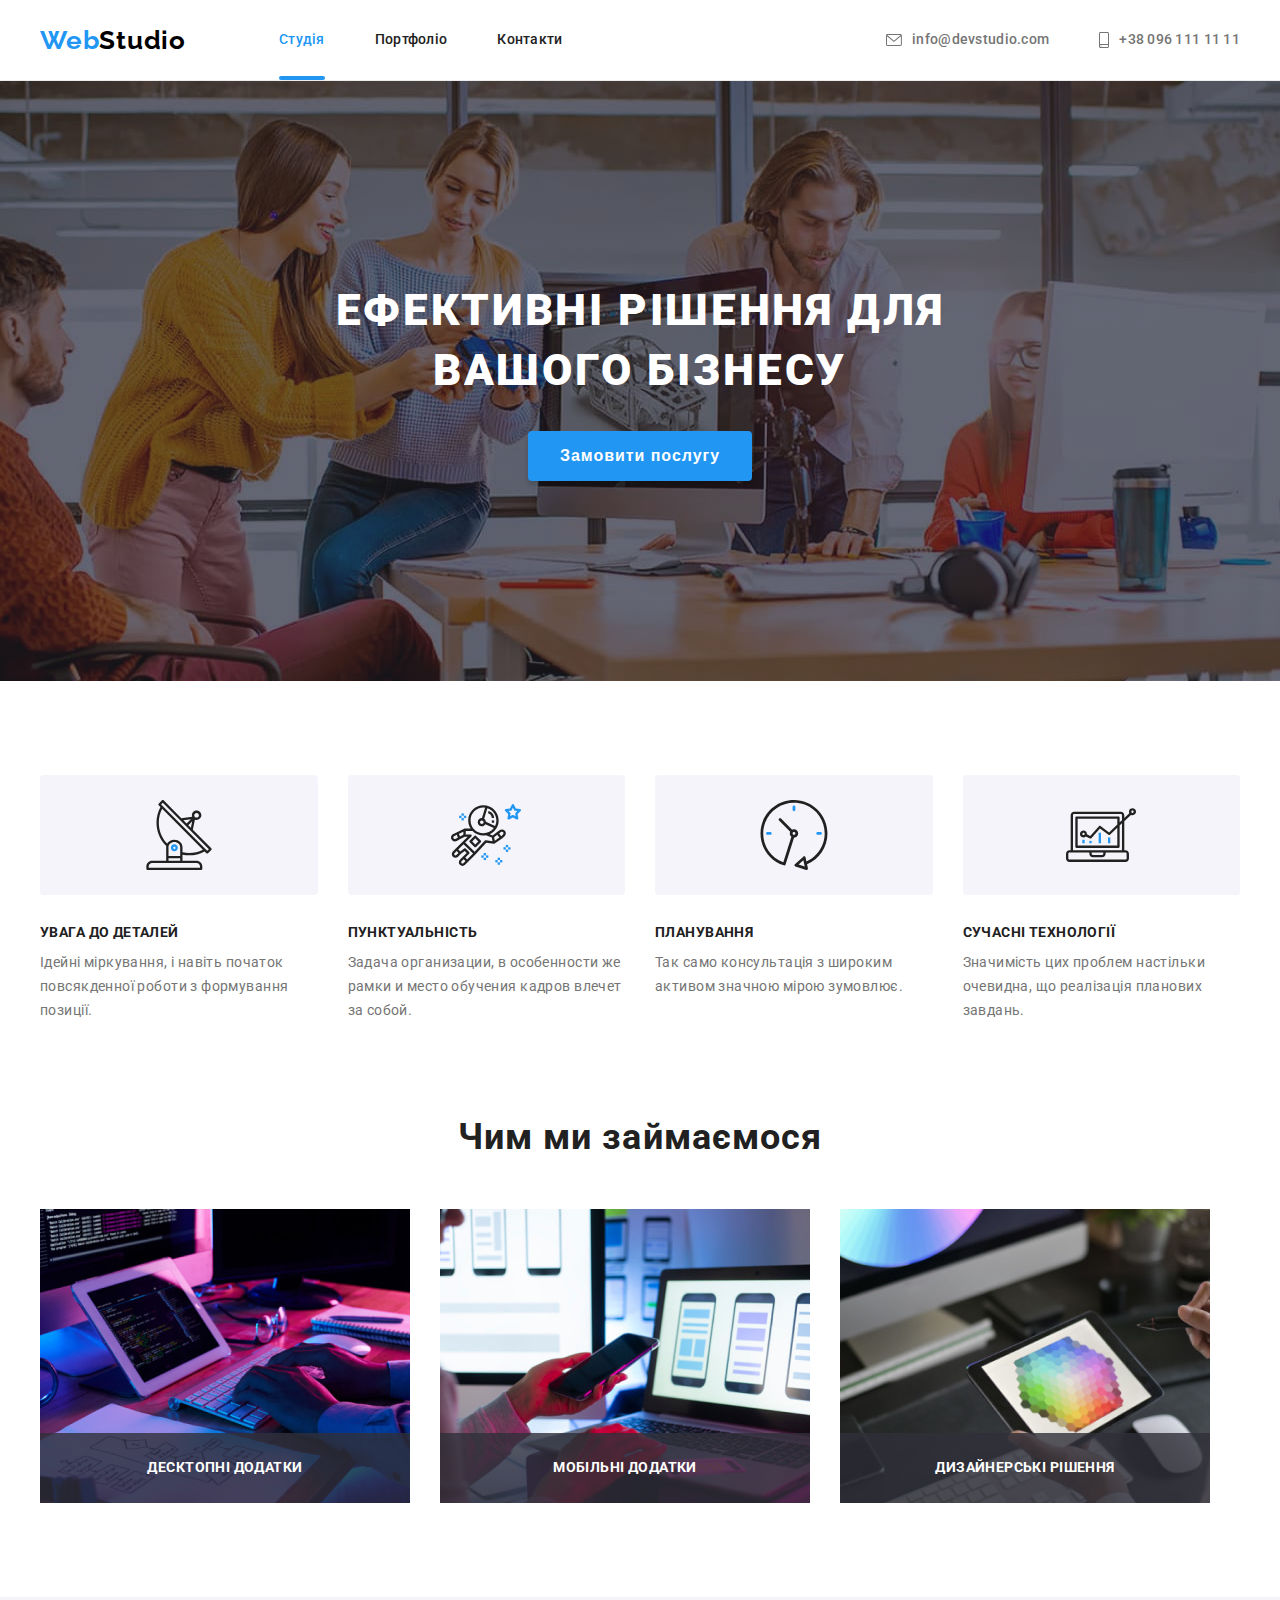
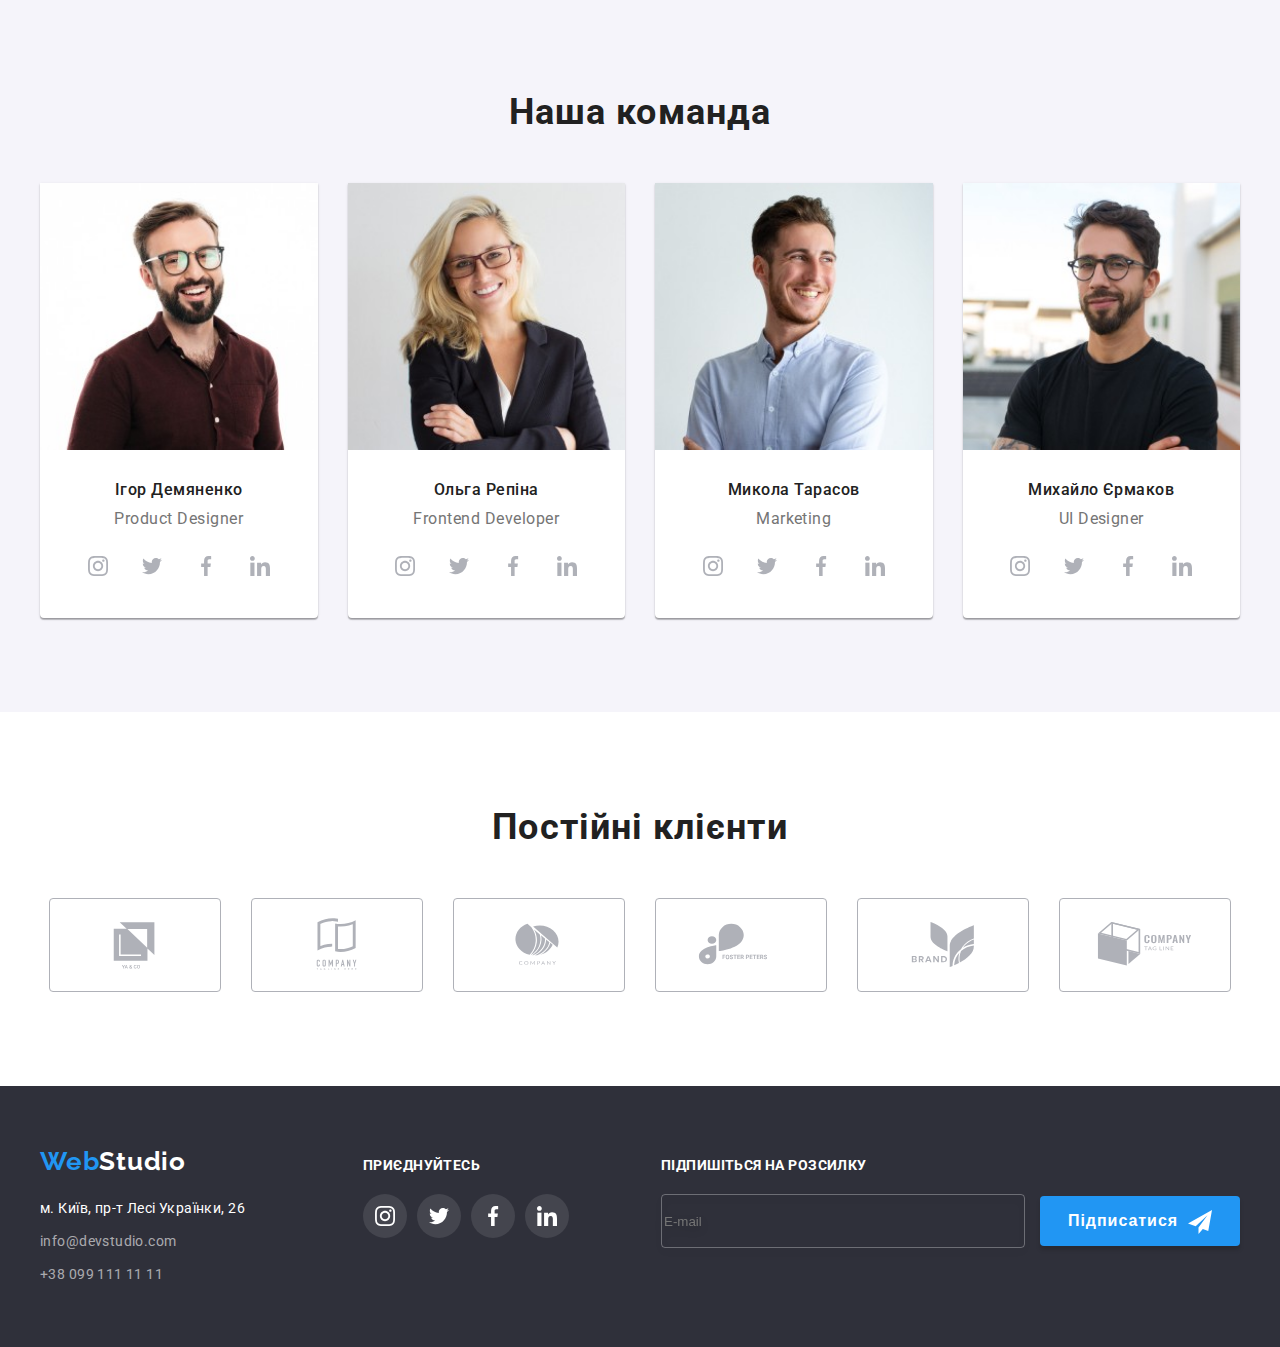
<file: index.html>
<!DOCTYPE html>
<html lang="uk">
  <head>
    <!-- Meta -->
    <meta charset="UTF-8" />
    <meta http-equiv="X-UA-Compatible" content="IE=edge" />
    <meta name="viewport" content="width=device-width, initial-scale=1.0" />

    <!-- Fonts -->
    <link rel="preconnect" href="https://fonts.googleapis.com" />
    <link rel="preconnect" href="https://fonts.gstatic.com" crossorigin />
    <link
      href="https://fonts.googleapis.com/css2?family=Raleway:wght@700&family=Roboto:wght@400;500;700;900&display=swap"
      rel="stylesheet"
    />
    <title>WebStudio</title>

    <!-- Style -->
    <link
      rel="stylesheet"
      href="https://cdnjs.cloudflare.com/ajax/libs/modern-normalize/1.1.0/modern-normalize.min.css"
      integrity="sha512-wpPYUAdjBVSE4KJnH1VR1HeZfpl1ub8YT/NKx4PuQ5NmX2tKuGu6U/JRp5y+Y8XG2tV+wKQpNHVUX03MfMFn9Q=="
      crossorigin="anonymous"
      referrerpolicy="no-referrer"
    />
    <link rel="stylesheet" href="./css/main.min.css" />
  </head>

  <body>
    <!-- Header section -->
    <header class="header">
      <!-- Logo -->
      <div class="header__conteiner conteiner">
        <a class="logo link" href="./index.html">Web<span class="logo__text">Studio</span></a>

        <button class="header__btn" type="button" data-menu-open>
          <svg class="icon" width="40" height="40">
            <use href="./images/icons.svg#menu-burger"></use>
          </svg>
        </button>

        <nav class="nav">
          <ul class="nav__list list">
            <li class="nav__item">
              <a class="nav__link nav__link--current link" href="./index.html">Студія</a>
            </li>
            <li class="nav__item">
              <a class="nav__link link" href="./portfolio.html">Портфоліо</a>
            </li>
            <li class="nav__item"><a class="nav__link link" href="#address">Контакти</a></li>
          </ul>
        </nav>

        <ul class="header__list list">
          <li class="header__item">
            <a class="header__link link" href="mailto:info@devstudio.com">
              <svg class="icon" width="16" height="12">
                <use href="./images/icons.svg#envelope"></use>
              </svg>
              info@devstudio.com</a
            >
          </li>
          <li class="header__item">
            <a class="header__link link" href="tel:+380961111111">
              <svg class="icon" width="10" height="16">
                <use href="./images/icons.svg#smartphone"></use>
              </svg>
              +38 096 111 11 11</a
            >
          </li>
        </ul>
      </div>
    </header>
    <!-- Main section -->
    <main>
      <!-- Hero section -->
      <section class="hero">
        <div class="conteiner">
          <h1 class="hero__title title">Ефективні рішення для вашого бізнесу</h1>
          <button class="hero__btn btn" type="button" data-modal-open>Замовити послугу</button>
        </div>
      </section>

      <!-- Benefits section -->
      <section class="benefits block">
        <div class="conteiner">
          <h2 class="visually-hidden">Наші переваги</h2>
          <ul class="benefits__list list">
            <li class="benefits__item">
              <div class="benefits__logo">
                <svg class="benefits__icon" width="70" height="70">
                  <use href="./images/icons.svg#antenna"></use>
                </svg>
              </div>
              <h3 class="benefits__title title">УВАГА ДО ДЕТАЛЕЙ</h3>
              <p class="benefits__text text">
                Ідейні міркування, і навіть початок повсякденної роботи з формування позиції.
              </p>
            </li>
            <li class="benefits__item">
              <div class="benefits__logo">
                <svg class="benefits__icon" width="70" height="70">
                  <use href="./images/icons.svg#astronaut"></use>
                </svg>
              </div>
              <h3 class="benefits__title title">ПУНКТУАЛЬНІСТЬ</h3>
              <p class="benefits__text text">
                Задача организации, в особенности же рамки и место обучения кадров влечет за собой.
              </p>
            </li>
            <li class="benefits__item">
              <div class="benefits__logo">
                <svg class="benefits__icon" width="70" height="70">
                  <use href="./images/icons.svg#clock"></use>
                </svg>
              </div>
              <h3 class="benefits__title title">ПЛАНУВАННЯ</h3>
              <p class="benefits__text text">
                Так само консультація з широким активом значною мірою зумовлює.
              </p>
            </li>
            <li class="benefits__item">
              <div class="benefits__logo">
                <svg class="benefits__icon" width="70" height="70">
                  <use href="./images/icons.svg#diagram"></use>
                </svg>
              </div>
              <h3 class="benefits__title title">СУЧАСНІ ТЕХНОЛОГІЇ</h3>
              <p class="benefits__text text">
                Значимість цих проблем настільки очевидна, що реалізація планових завдань.
              </p>
            </li>
          </ul>
        </div>
      </section>

      <!-- About section -->
      <section class="about block">
        <div class="about__conteiner conteiner">
          <h2 class="about__title title">Чим ми займаємося</h2>
          <ul class="about__list list">
            <li class="about__item">
              <img
                class="about__img img"
                src="./images/about/box-1.jpeg"
                alt="Пише код"
                width="370"
              />
              <div class="overlay__box">
                <p class="overlay__text text">Десктопні додатки</p>
              </div>
            </li>
            <li class="about__item">
              <img
                class="about__img img"
                src="./images/about/box-2.jpeg"
                alt="Порівнюють дизайн"
                width="370"
              />
              <div class="overlay__box">
                <p class="overlay__text text">Мобільні додатки</p>
              </div>
            </li>
            <li class="about__item">
              <img
                class="about__img img"
                src="./images/about/box-3.jpeg"
                alt="Малюють на планшеті"
                width="370"
              />
              <div class="overlay__box">
                <p class="overlay__text text">Дизайнерські рішення</p>
              </div>
            </li>
          </ul>
        </div>
      </section>

      <!-- Team section -->
      <section class="team block">
        <div class="team__conteiner conteiner">
          <h2 class="team__title title">Наша команда</h2>
          <ul class="team__list list">
            <li class="team__item">
              <div class="team-card">
                <picture>
                  <source
                    srcset="./images/team/img-1sm@1x.webp 1x, ./images/team/img-1sm@2x.webp 2x"
                    media="(min-width: 1200px)"
                    type="image/webp"
                  />
                  <source
                    srcset="./images/team/img-1sm@1x.jpg 1x, ./images/team/img-1sm@2x.jpg 2x"
                    media="(min-width: 1200px)"
                    type="image/jpg"
                  />

                  <source
                    srcset="./images/team/img-1md@1x.webp 1x, ./images/team/img-1md@2x.webp 2x"
                    media="(min-width: 768px)"
                    type="image/webp"
                  />
                  <source
                    srcset="./images/team/img-1md@1x.jpg 1x, ./images/team/img-1md@2x.jpg 2x"
                    media="(min-width: 768px)"
                    type="image/jpg"
                  />

                  <source
                    srcset="./images/team/img-1lg@1x.webp 1x, ./images/team/img-1lg@2x.webp 2x"
                    media="(max-width: 767px)"
                    type="image/webp"
                  />
                  <source
                    srcset="./images/team/img-1lg@1x.jpg 1x, ./images/team/img-1lg@2x.jpg 2x"
                    media="(max-width: 767px)"
                    type="image/jpg"
                  />
                  <img
                    class="team-card__img img"
                    src="./images/team/img-1sm@1x.jpg"
                    alt="Игорь Демьяненко"
                    width="100%"
                  />
                </picture>
                <div class="team-card__descriptoin">
                  <h3 class="team-card__title title">Ігор Демяненко</h3>
                  <p class="team-card__text text" lang="en">Product Designer</p>
                  <ul class="socials socials__list list">
                    <li class="socials__item">
                      <a
                        class="socials__link link"
                        href="https://www.instagram.com/"
                        target="_blank"
                        rel="noopener noreferrer"
                      >
                        <svg class="socials__icon icon" width="20" height="20">
                          <use href="./images/icons.svg#instagram"></use>
                        </svg>
                      </a>
                    </li>
                    <li class="socials__item">
                      <a
                        class="socials__link link"
                        href="https://twitter.com/"
                        target="_blank"
                        rel="noopener noreferrer"
                      >
                        <svg class="socials__icon icon" width="20" height="20">
                          <use href="./images/icons.svg#twitter"></use>
                        </svg>
                      </a>
                    </li>
                    <li class="socials__item">
                      <a
                        class="socials__link link"
                        href="https://www.facebook.com/"
                        target="_blank"
                        rel="noopener noreferrer"
                      >
                        <svg class="socials__icon icon" width="20" height="20">
                          <use href="./images/icons.svg#facebook"></use>
                        </svg>
                      </a>
                    </li>
                    <li class="socials__item">
                      <a
                        class="socials__link link"
                        href="https://ua.linkedin.com/"
                        target="_blank"
                        rel="noopener noreferrer"
                      >
                        <svg class="socials__icon icon" width="20" height="20">
                          <use href="./images/icons.svg#linkedin"></use>
                        </svg>
                      </a>
                    </li>
                  </ul>
                </div>
              </div>
            </li>
            <li class="team__item">
              <div class="team-card">
                <picture>
                  <source
                    srcset="./images/team/img-2sm@1x.webp 1x, ./images/team/img-2sm@2x.webp 2x"
                    media="(min-width: 1200px)"
                    type="image/webp"
                  />
                  <source
                    srcset="./images/team/img-2sm@1x.jpg 1x, ./images/team/img-2sm@2x.jpg 2x"
                    media="(min-width: 1200px)"
                    type="image/jpg"
                  />

                  <source
                    srcset="./images/team/img-2md@1x.webp 1x, ./images/team/img-2md@2x.webp 2x"
                    media="(min-width: 768px)"
                    type="image/webp"
                  />
                  <source
                    srcset="./images/team/img-2md@1x.jpg 1x, ./images/team/img-2md@2x.jpg 2x"
                    media="(min-width: 768px)"
                    type="image/jpg"
                  />

                  <source
                    srcset="./images/team/img-2lg@1x.webp 1x, ./images/team/img-2lg@2x.webp 2x"
                    media="(max-width: 767px)"
                    type="image/webp"
                  />
                  <source
                    srcset="./images/team/img-2lg@1x.jpg 1x, ./images/team/img-2lg@2x.jpg 2x"
                    media="(max-width: 767px)"
                    type="image/jpg"
                  />

                  <img
                    class="team-card__img img"
                    src="./images/team/img-2sm@1x.jpg"
                    alt="Ольга Репина"
                    width="100%"
                  />
                </picture>
                <div class="team-card__descriptoin">
                  <h3 class="team-card__title title">Ольга Репіна</h3>
                  <p class="team-card__text text" lang="en">Frontend Developer</p>
                  <ul class="socials socials__list list">
                    <li class="socials__item">
                      <a
                        class="socials__link link"
                        href="https://www.instagram.com/"
                        target="_blank"
                        rel="noopener noreferrer"
                      >
                        <svg class="socials__icon icon" width="20" height="20">
                          <use href="./images/icons.svg#instagram"></use>
                        </svg>
                      </a>
                    </li>
                    <li class="socials__item">
                      <a
                        class="socials__link link"
                        href="https://twitter.com/"
                        target="_blank"
                        rel="noopener noreferrer"
                      >
                        <svg class="socials__icon icon" width="20" height="20">
                          <use href="./images/icons.svg#twitter"></use>
                        </svg>
                      </a>
                    </li>
                    <li class="socials__item">
                      <a
                        class="socials__link link"
                        href="https://www.facebook.com/"
                        target="_blank"
                        rel="noopener noreferrer"
                      >
                        <svg class="socials__icon icon" width="20" height="20">
                          <use href="./images/icons.svg#facebook"></use>
                        </svg>
                      </a>
                    </li>
                    <li class="socials__item">
                      <a
                        class="socials__link link"
                        href="https://ua.linkedin.com/"
                        target="_blank"
                        rel="noopener noreferrer"
                      >
                        <svg class="socials__icon icon" width="20" height="20">
                          <use href="./images/icons.svg#linkedin"></use>
                        </svg>
                      </a>
                    </li>
                  </ul>
                </div>
              </div>
            </li>
            <li class="team__item">
              <div class="team-card">
                <picture>
                  <source
                    srcset="./images/team/img-3sm@1x.webp 1x, ./images/team/img-3sm@2x.webp 2x"
                    media="(min-width: 1200px)"
                    type="image/webp"
                  />
                  <source
                    srcset="./images/team/img-3sm@1x.jpg 1x, ./images/team/img-3sm@2x.jpg 2x"
                    media="(min-width: 1200px)"
                    type="image/jpg"
                  />

                  <source
                    srcset="./images/team/img-3md@1x.webp 1x, ./images/team/img-3md@2x.webp 2x"
                    media="(min-width: 768px)"
                    type="image/webp"
                  />
                  <source
                    srcset="./images/team/img-3md@1x.jpg 1x, ./images/team/img-3md@2x.jpg 2x"
                    media="(min-width: 768px)"
                    type="image/jpg"
                  />

                  <source
                    srcset="./images/team/img-3lg@1x.webp 1x, ./images/team/img-3lg@2x.webp 2x"
                    media="(max-width: 767px)"
                    type="image/webp"
                  />
                  <source
                    srcset="./images/team/img-3lg@1x.jpg 1x, ./images/team/img-3lg@2x.jpg 2x"
                    media="(max-width: 767px)"
                    type="image/jpg"
                  />

                  <img
                    class="team-card__img img"
                    src="./images/team/img-3sm@1x.jpg"
                    alt="Николай Тарасов"
                    width="100%"
                  />
                </picture>
                <div class="team-card__descriptoin">
                  <h3 class="team-card__title title">Микола Тарасов</h3>
                  <p class="team-card__text text" lang="en">Marketing</p>
                  <ul class="socials socials__list list">
                    <li class="socials__item">
                      <a
                        class="socials__link link"
                        href="https://www.instagram.com/"
                        target="_blank"
                        rel="noopener noreferrer"
                      >
                        <svg class="socials__icon icon" width="20" height="20">
                          <use href="./images/icons.svg#instagram"></use>
                        </svg>
                      </a>
                    </li>
                    <li class="socials__item">
                      <a
                        class="socials__link link"
                        href="https://twitter.com/"
                        target="_blank"
                        rel="noopener noreferrer"
                      >
                        <svg class="socials__icon icon" width="20" height="20">
                          <use href="./images/icons.svg#twitter"></use>
                        </svg>
                      </a>
                    </li>
                    <li class="socials__item">
                      <a
                        class="socials__link link"
                        href="https://www.facebook.com/"
                        target="_blank"
                        rel="noopener noreferrer"
                      >
                        <svg class="socials__icon icon" width="20" height="20">
                          <use href="./images/icons.svg#facebook"></use>
                        </svg>
                      </a>
                    </li>
                    <li class="socials__item">
                      <a
                        class="socials__link link"
                        href="https://ua.linkedin.com/"
                        target="_blank"
                        rel="noopener noreferrer"
                      >
                        <svg class="socials__icon icon" width="20" height="20">
                          <use href="./images/icons.svg#linkedin"></use>
                        </svg>
                      </a>
                    </li>
                  </ul>
                </div>
              </div>
            </li>
            <li class="team__item">
              <div class="team-card">
                <picture>
                  <source
                    srcset="./images/team/img-4sm@1x.webp 1x, ./images/team/img-4sm@2x.webp 2x"
                    media="(min-width: 1200px)"
                    type="image/webp"
                  />
                  <source
                    srcset="./images/team/img-4sm@1x.jpg 1x, ./images/team/img-4sm@2x.jpg 2x"
                    media="(min-width: 1200px)"
                    type="image/jpg"
                  />

                  <source
                    srcset="./images/team/img-4md@1x.webp 1x, ./images/team/img-4md@2x.webp 2x"
                    media="(min-width: 768px)"
                    type="image/webp"
                  />
                  <source
                    srcset="./images/team/img-4md@1x.jpg 1x, ./images/team/img-4md@2x.jpg 2x"
                    media="(min-width: 768px)"
                    type="image/jpg"
                  />

                  <source
                    srcset="./images/team/img-4lg@1x.webp 1x, ./images/team/img-4lg@2x.webp 2x"
                    media="(max-width: 767px)"
                    type="image/webp"
                  />
                  <source
                    srcset="./images/team/img-4lg@1x.jpg 1x, ./images/team/img-4lg@2x.jpg 2x"
                    media="(max-width: 767px)"
                    type="image/jpg"
                  />

                  <img
                    class="team-card__img img"
                    src="./images/team/img-4sm@1x.jpg"
                    alt="Михаил Ермаков"
                    width="100%"
                  />
                </picture>
                <div class="team-card__descriptoin">
                  <h3 class="team-card__title title">Михайло Єрмаков</h3>
                  <p class="team-card__text text" lang="en">UI Designer</p>
                  <ul class="socials socials__list list">
                    <li class="socials__item">
                      <a
                        class="socials__link link"
                        href="https://www.instagram.com/"
                        target="_blank"
                        rel="noopener noreferrer"
                      >
                        <svg class="socials__icon icon" width="20" height="20">
                          <use href="./images/icons.svg#instagram"></use>
                        </svg>
                      </a>
                    </li>
                    <li class="socials__item">
                      <a
                        class="socials__link link"
                        href="https://twitter.com/"
                        target="_blank"
                        rel="noopener noreferrer"
                      >
                        <svg class="socials__icon icon" width="20" height="20">
                          <use href="./images/icons.svg#twitter"></use>
                        </svg>
                      </a>
                    </li>
                    <li class="socials__item">
                      <a
                        class="socials__link link"
                        href="https://www.facebook.com/"
                        target="_blank"
                        rel="noopener noreferrer"
                      >
                        <svg class="socials__icon icon" width="20" height="20">
                          <use href="./images/icons.svg#facebook"></use>
                        </svg>
                      </a>
                    </li>
                    <li class="socials__item">
                      <a
                        class="socials__link link"
                        href="https://ua.linkedin.com/"
                        target="_blank"
                        rel="noopener noreferrer"
                      >
                        <svg class="socials__icon icon" width="20" height="20">
                          <use href="./images/icons.svg#linkedin"></use>
                        </svg>
                      </a>
                    </li>
                  </ul>
                </div>
              </div>
            </li>
          </ul>
        </div>
      </section>

      <!-- Client section -->
      <section class="clients block">
        <div class="clients__conteiner conteiner">
          <h2 class="client__title title">Постійні клієнти</h2>
          <ul class="clients__list list">
            <li class="clients__item">
              <a class="clients__link link" href="" target="_blank" rel="noopener noreferrer">
                <svg class="clients__icon icon" width="106" height="60">
                  <use href="./images/icons.svg#logo-1"></use>
                </svg>
              </a>
            </li>
            <li class="clients__item">
              <a class="clients__link link" href="" target="_blank" rel="noopener noreferrer">
                <svg class="clients__icon icon" width="106" height="60">
                  <use href="./images/icons.svg#logo-2"></use>
                </svg>
              </a>
            </li>
            <li class="clients__item">
              <a class="clients__link link" href="" target="_blank" rel="noopener noreferrer">
                <svg class="clients__icon icon" width="106" height="60">
                  <use href="./images/icons.svg#logo-3"></use>
                </svg>
              </a>
            </li>
            <li class="clients__item">
              <a class="clients__link link" href="" target="_blank" rel="noopener noreferrer">
                <svg class="clients__icon icon" width="106" height="60">
                  <use href="./images/icons.svg#logo-4"></use>
                </svg>
              </a>
            </li>
            <li class="clients__item">
              <a class="clients__link link" href="" target="_blank" rel="noopener noreferrer">
                <svg class="clients__icon icon" width="106" height="60">
                  <use href="./images/icons.svg#logo-5"></use>
                </svg>
              </a>
            </li>
            <li class="clients__item">
              <a class="clients__link link" href="" target="_blank" rel="noopener noreferrer">
                <svg class="clients__icon icon" width="106" height="60">
                  <use href="./images/icons.svg#logo-6"></use>
                </svg>
              </a>
            </li>
          </ul>
        </div>
      </section>
    </main>

    <!-- Footer section -->
    <footer class="footer">
      <div class="footer__conteiner conteiner">
        <div class="footer__address">
          <a class="logo logo__footer link" href="./index.html"
            >Web<span class="logo__text logo__text--white">Studio</span></a
          >
          <address id="address">
            <ul class="address list">
              <li class="footer__item">
                <a
                  class="footet__link link"
                  href="https://goo.gl/maps/vsEgYnPEsA6p9rK86"
                  target="_blank"
                  rel="noopener noreferrer"
                  >м. Київ, пр-т Лесі Українки, 26</a
                >
              </li>
              <li class="footer__item">
                <a
                  class="footet__link footet__link--translucent link"
                  href="mailto:info@devstudio.com"
                  >info@devstudio.com</a
                >
              </li>
              <li class="footer__item">
                <a class="footet__link footet__link--translucent link" href="tel:+380991111111"
                  >+38 099 111 11 11</a
                >
              </li>
            </ul>
          </address>
        </div>

        <div class="socials__footer">
          <h3 class="footer__title title">Приєднуйтесь</h3>
          <ul class="socials socials__list list">
            <li class="socials__item">
              <a
                class="socials__link socials__link--translucent link"
                href="https://www.instagram.com/"
                target="_blank"
                rel="noopener noreferrer"
              >
                <svg class="icon" width="20" height="20">
                  <use href="./images/icons.svg#instagram"></use>
                </svg>
              </a>
            </li>
            <li class="socials__item">
              <a
                class="socials__link socials__link--translucent link"
                href="https://twitter.com/"
                target="_blank"
                rel="noopener noreferrer"
              >
                <svg class="icon" width="20" height="20">
                  <use href="./images/icons.svg#twitter"></use>
                </svg>
              </a>
            </li>
            <li class="socials__item">
              <a
                class="socials__link socials__link--translucent link"
                href="https://www.facebook.com/"
                target="_blank"
                rel="noopener noreferrer"
              >
                <svg class="icon" width="20" height="20">
                  <use href="./images/icons.svg#facebook"></use>
                </svg>
              </a>
            </li>
            <li class="socials__item">
              <a
                class="socials__link socials__link--translucent link"
                href="https://ua.linkedin.com/"
                target="_blank"
                rel="noopener noreferrer"
              >
                <svg class="icon" width="20" height="20">
                  <use href="./images/icons.svg#linkedin"></use>
                </svg>
              </a>
            </li>
          </ul>
        </div>

        <form class="footer__form">
          <h3 class="footer__title title">Підпишіться на розсилку</h3>
          <label class="footer__label">
            <input class="footer__input" type="email" name="user-email" placeholder="E-mail" />
          </label>
          <label class="footer__send">
            <button class="footer__btn btn" type="submit">
              Підписатися
              <svg class="footer__icon icon" width="24" height="24">
                <use href="./images/icons.svg#send"></use>
              </svg>
            </button>
          </label>
        </form>
      </div>
    </footer>

    <!-- Modal window -->
    <div class="backdrop is-hidden modal" data-modal>
      <div class="modal__window">
        <div class="modal__close">
          <button class="modal__btn" data-modal-close>
            <svg class="modal__icon" width="11" height="11">
              <use href="./images/icons.svg#vector"></use>
            </svg>
          </button>
        </div>

        <div>
          <strong class="modal__title title">Залиште свої дані, ми вам передзвонимо</strong>
          <form class="modal__group feedback">
            <div class="feedback__group">
              <label class="feedback__form">
                <span class="feedback__name">Ім'я</span>
                <input class="feedback__input" type="text" name="user-name" />
                <svg class="feedback__icon icon" width="18" height="18">
                  <use href="./images/icons.svg#person"></use>
                </svg>
              </label>
              <label class="feedback__form">
                <span class="feedback__name">Телефон</span>
                <input class="feedback__input" type="tel" name="user-tel" />
                <svg class="feedback__icon icon" width="18" height="18">
                  <use href="./images/icons.svg#phone"></use>
                </svg>
              </label>
              <label class="feedback__form">
                <span class="feedback__name">Пошта</span>
                <input class="feedback__input" type="email" name="user-email" />
                <svg class="feedback__icon icon" width="18" height="18">
                  <use href="./images/icons.svg#email"></use>
                </svg>
              </label>
              <label class="feedback__form">
                <span class="feedback__name">Коментар</span>
                <textarea
                  class="feedback__area"
                  name="user-coments"
                  rows="5"
                  placeholder="Введіть текст"
                ></textarea>
              </label>
            </div>

            <div class="checkbox">
              <label class="checkbox__label">
                <input
                  class="checkbox__input visually-hidden"
                  type="checkbox"
                  name="user-license"
                />
                <svg class="checkbox__icon icon" width="16" height="15">
                  <use class="checkbox__icon--disable" href="./images/icons.svg#check-border"></use>
                  <use class="checkbox__icon--enable" href="./images/icons.svg#check-cheked"></use>
                </svg>
                <span class="checkbox__lic"
                  >Погоджуюся з розсилкою та приймаю
                  <a class="checkbox__link" href="">Умови договору</a></span
                >
              </label>
            </div>

            <button class="modal__send-btn btn" type="submit">Відправити</button>
          </form>
        </div>
      </div>
    </div>

    <!-- Mobile menu -->

    <div class="menu-overlay" data-menu>
      <div class="menu-conteiner">
        <button class="menu-btn" type="button" data-menu-close>
          <svg class="icon" width="40" height="40">
            <use href="./images/icons.svg#menu-close"></use>
          </svg>
        </button>
        <ul class="menu__list list">
          <li class="menu__item item">
            <a class="menu__link menu__link--current link" href="./index.html"> Студія</a>
          </li>
          <li class="menu__item item">
            <a class="menu__link link" href="./portfolio.html">Портфоліо</a>
          </li>
          <li class="menu__item item"><a class="menu__link link" href="#address">Контакти</a></li>
        </ul>
        <ul class="menu__contacts list">
          <li class="menu__contacts-item item">
            <a class="menu__contacts-phone link" href="tel:+380961111111">+38 096 111 11 11</a>
          </li>
          <li class="menu__contacts-item item">
            <a class="menu__contacts-email link" href="mailto:info@devstudio.com"
              >info@devstudio.com</a
            >
          </li>
        </ul>
        <ul class="socials-list list">
          <li class="socials-list__item item">
            <a href="https://www.instagram.com/" class="socials-list__link link">Instagram</a>
          </li>
          <li class="socials-list__item item">
            <a href="https://twitter.com/" class="socials-list__link link">Twitter</a>
          </li>
          <li class="socials-list__item item">
            <a href="https://www.facebook.com/" class="socials-list__link link">Facebook</a>
          </li>
          <li class="socials-list__item item">
            <a href="https://ua.linkedin.com/" class="socials-list__link link">Linkedin</a>
          </li>
        </ul>
      </div>
    </div>

    <!-- Script -->
    <script src="./js/modal.js"></script>
    <script src="./js/mobile-menu.js"></script>
  </body>
</html>
</file>
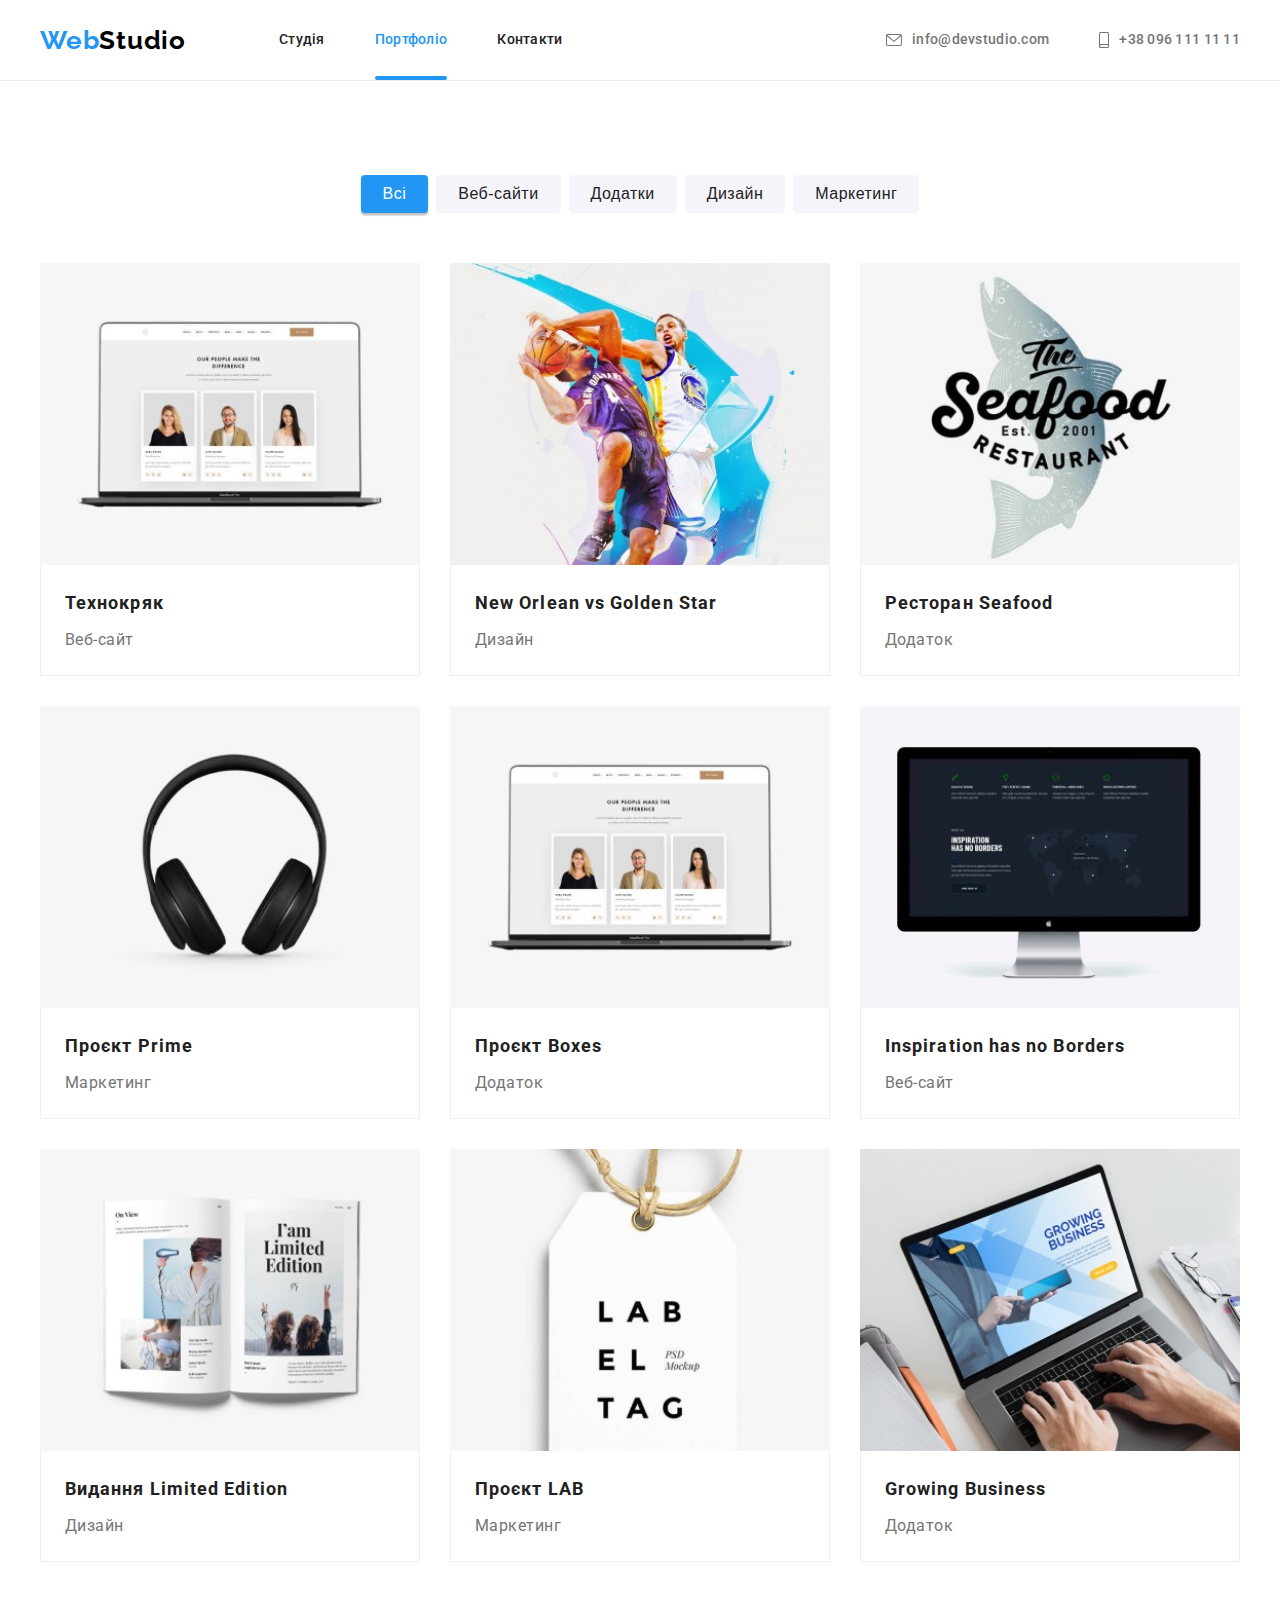
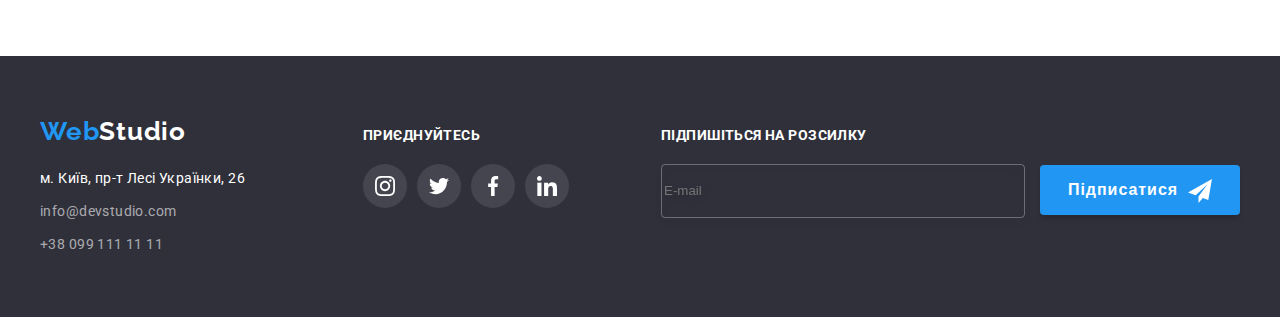
<file: portfolio.html>
<!DOCTYPE html>
<html lang="ru">
  <head>
    <!-- Meta -->
    <meta charset="UTF-8" />
    <meta http-equiv="X-UA-Compatible" content="IE=edge" />
    <meta name="viewport" content="width=device-width, initial-scale=1.0" />
    <!-- Fonts -->
    <link rel="preconnect" href="https://fonts.googleapis.com" />
    <link rel="preconnect" href="https://fonts.gstatic.com" crossorigin />
    <link
      href="https://fonts.googleapis.com/css2?family=Raleway:wght@700&family=Roboto:wght@400;500;700;900&display=swap"
      rel="stylesheet"
    />
    <title>WebStudio</title>

    <!-- Style -->
    <link
      rel="stylesheet"
      href="https://cdnjs.cloudflare.com/ajax/libs/modern-normalize/1.1.0/modern-normalize.min.css"
      integrity="sha512-wpPYUAdjBVSE4KJnH1VR1HeZfpl1ub8YT/NKx4PuQ5NmX2tKuGu6U/JRp5y+Y8XG2tV+wKQpNHVUX03MfMFn9Q=="
      crossorigin="anonymous"
      referrerpolicy="no-referrer"
    />
    <link rel="stylesheet" href="./css/main.min.css" />
  </head>
  <body>
    <!-- Header section -->
    <header class="header">
      <!-- Logo -->
      <div class="header__conteiner conteiner">
        <a class="logo link" href="./index.html">Web<span class="logo__text">Studio</span></a>

        <button class="header__btn" type="button" data-menu-open>
          <svg class="icon" width="40" height="40">
            <use href="./images/icons.svg#menu-burger"></use>
          </svg>
        </button>

        <!-- Header nav -->
        <nav class="nav">
          <ul class="nav__list list">
            <li class="nav__item">
              <a class="nav__link link" href="./index.html">Студія</a>
            </li>
            <li class="nav__item">
              <a class="nav__link nav__link--current link" href="./portfolio.html">Портфоліо</a>
            </li>
            <li class="nav__item"><a class="nav__link link" href="#address">Контакти</a></li>
          </ul>
        </nav>
        <!-- Header cont -->
        <ul class="header__list list">
          <li class="header__item">
            <a class="header__link link" href="mailto:info@devstudio.com">
              <svg class="icon" width="16" height="12">
                <use href="./images/icons.svg#envelope"></use>
              </svg>
              info@devstudio.com</a
            >
          </li>
          <li class="header__item">
            <a class="header__link link" href="tel:+380961111111">
              <svg class="icon" width="10" height="16">
                <use href="./images/icons.svg#smartphone"></use>
              </svg>
              +38 096 111 11 11</a
            >
          </li>
        </ul>
      </div>
    </header>

    <!-- Main section -->
    <main>
      <!-- Filter section -->
      <section class="projects block">
        <div class="conteiner">
          <h1 class="visually-hidden">Портфоліо</h1>
          <ul class="projects__filter-list filter-list list">
            <li class="filter-list__item">
              <button class="filter-list__btn btn filter-list__btn--active" type="button">
                <span class="filter-list__text">Всі</span>
              </button>
            </li>
            <li class="filter-list__item">
              <button class="filter-list__btn btn" type="button">
                <span class="filter-list__text">Веб-сайти</span>
              </button>
            </li>
            <li class="filter-list__item">
              <button class="filter-list__btn btn" type="button">
                <span class="filter-list__text">Додатки</span>
              </button>
            </li>
            <li class="filter-list__item">
              <button class="filter-list__btn btn" type="button">
                <span class="filter-list__text">Дизайн</span>
              </button>
            </li>
            <li class="filter-list__item">
              <button class="filter-list__btn btn" type="button">
                <span class="filter-list__text">Маркетинг</span>
              </button>
            </li>
          </ul>

          <!-- Projects section -->
          <ul class="projects__list list">
            <li class="projects__item">
              <a class="projects__link link" href="">
                <div class="overlay">
                  <picture>
                    <source
                      srcset="
                        ./images/projects-img/img-1sm@1x.webp 1x,
                        ./images/projects-img/img-1sm@2x.webp 2x
                      "
                      media="(min-width: 1200px)"
                      type="image/webp"
                    />
                    <source
                      srcset="
                        ./images/projects-img/img-1sm@1x.jpg 1x,
                        ./images/projects-img/img-1sm@2x.jpg 2x
                      "
                      media="(min-width: 1200px)"
                      type="image/jpg"
                    />

                    <source
                      srcset="
                        ./images/projects-img/img-1md@1x.webp 1x,
                        ./images/projects-img/img-1md@2x.webp 2x
                      "
                      media="(min-width: 768px)"
                      type="image/webp"
                    />
                    <source
                      srcset="
                        ./images/projects-img/img-1md@1x.jpg 1x,
                        ./images/projects-img/img-1md@2x.jpg 2x
                      "
                      media="(min-width: 768px)"
                      type="image/jpg"
                    />

                    <source
                      srcset="
                        ./images/projects-img/img-1lg@1x.webp 1x,
                        ./images/projects-img/img-1lg@2x.webp 2x
                      "
                      media="(max-width: 767px)"
                      type="image/webp"
                    />
                    <source
                      srcset="
                        ./images/projects-img/img-1lg@1x.jpg 1x,
                        ./images/projects-img/img-1lg@2x.jpg 2x
                      "
                      media="(max-width: 767px)"
                      type="image/jpg"
                    />
                    <img
                      class="overlay__img img"
                      src="./images/projects-img/img-1sm@1x.jpg"
                      alt="Ноутбук Технокряк"
                      width="100%"
                    />
                  </picture>
                  <div class="overlay__card">
                    <p class="overlay__description text">
                      Ресурс пропонує комплексні пропозиції з різним рівнем функціоналу та сервісів.
                      Все це дозволить відвідувачу отримати вичерпні відомості про компанію чи
                      приватну особу.
                    </p>
                  </div>
                </div>
                <div class="projects__card">
                  <h3 class="projects__title title">Технокряк</h3>
                  <p class="projects__text text">Веб-сайт</p>
                </div>
              </a>
            </li>
            <li class="projects__item">
              <a class="projects__link link" href="">
                <div class="overlay">
                  <picture>
                    <source
                      srcset="
                        ./images/projects-img/img-2sm@1x.webp 1x,
                        ./images/projects-img/img-2sm@2x.webp 2x
                      "
                      media="(min-width: 1200px)"
                      type="image/webp"
                    />
                    <source
                      srcset="
                        ./images/projects-img/img-2sm@1x.jpg 1x,
                        ./images/projects-img/img-2sm@2x.jpg 2x
                      "
                      media="(min-width: 1200px)"
                      type="image/jpg"
                    />

                    <source
                      srcset="
                        ./images/projects-img/img-2md@1x.webp 1x,
                        ./images/projects-img/img-2md@2x.webp 2x
                      "
                      media="(min-width: 768px)"
                      type="image/webp"
                    />
                    <source
                      srcset="
                        ./images/projects-img/img-2md@1x.jpg 1x,
                        ./images/projects-img/img-2md@2x.jpg 2x
                      "
                      media="(min-width: 768px)"
                      type="image/jpg"
                    />

                    <source
                      srcset="
                        ./images/projects-img/img-2lg@1x.webp 1x,
                        ./images/projects-img/img-2lg@2x.webp 2x
                      "
                      media="(max-width: 767px)"
                      type="image/webp"
                    />
                    <source
                      srcset="
                        ./images/projects-img/img-2lg@1x.jpg 1x,
                        ./images/projects-img/img-2lg@2x.jpg 2x
                      "
                      media="(max-width: 767px)"
                      type="image/jpg"
                    />

                    <img
                      class="overlay__img img"
                      src="./images/projects-img/img-2sm@1x.jpg"
                      alt="Ноутбук Технокряк"
                      width="100%"
                    />
                  </picture>
                  <div class="overlay__card">
                    <p class="overlay__description text">
                      Ресурс пропонує комплексні пропозиції з різним рівнем функціоналу та сервісів.
                      Все це дозволить відвідувачу отримати вичерпні відомості про компанію чи
                      приватну особу.
                    </p>
                  </div>
                </div>
                <div class="projects__card">
                  <h3 class="projects__title title">New Orlean vs Golden Star</h3>
                  <p class="projects__text text">Дизайн</p>
                </div>
              </a>
            </li>
            <li class="projects__item">
              <a class="projects__link link" href="">
                <div class="overlay">
                  <picture>
                    <source
                      srcset="
                        ./images/projects-img/img-3sm@1x.webp 1x,
                        ./images/projects-img/img-3sm@2x.webp 2x
                      "
                      media="(min-width: 1200px)"
                      type="image/webp"
                    />
                    <source
                      srcset="
                        ./images/projects-img/img-3sm@1x.jpg 1x,
                        ./images/projects-img/img-3sm@2x.jpg 2x
                      "
                      media="(min-width: 1200px)"
                      type="image/jpg"
                    />

                    <source
                      srcset="
                        ./images/projects-img/img-3md@1x.webp 1x,
                        ./images/projects-img/img-3md@2x.webp 2x
                      "
                      media="(min-width: 768px)"
                      type="image/webp"
                    />
                    <source
                      srcset="
                        ./images/projects-img/img-3md@1x.jpg 1x,
                        ./images/projects-img/img-3md@2x.jpg 2x
                      "
                      media="(min-width: 768px)"
                      type="image/jpg"
                    />

                    <source
                      srcset="
                        ./images/projects-img/img-3lg@1x.webp 1x,
                        ./images/projects-img/img-3lg@2x.webp 2x
                      "
                      media="(max-width: 767px)"
                      type="image/webp"
                    />
                    <source
                      srcset="
                        ./images/projects-img/img-3lg@1x.jpg 1x,
                        ./images/projects-img/img-3lg@2x.jpg 2x
                      "
                      media="(max-width: 767px)"
                      type="image/jpg"
                    />

                    <img
                      class="overlay__img img"
                      src="./images/projects-img/img-3sm@1x.jpg"
                      alt="Ноутбук Технокряк"
                      width="100%"
                    />
                  </picture>
                  <div class="overlay__card">
                    <p class="overlay__description text">
                      Ресурс пропонує комплексні пропозиції з різним рівнем функціоналу та сервісів.
                      Все це дозволить відвідувачу отримати вичерпні відомості про компанію чи
                      приватну особу.
                    </p>
                  </div>
                </div>
                <div class="projects__card">
                  <h3 class="projects__title title">Ресторан Seafood</h3>
                  <p class="projects__text text">Додаток</p>
                </div>
              </a>
            </li>
            <li class="projects__item">
              <a class="projects__link link" href="">
                <div class="overlay">
                  <picture>
                    <source
                      srcset="
                        ./images/projects-img/img-4sm@1x.webp 1x,
                        ./images/projects-img/img-4sm@2x.webp 2x
                      "
                      media="(min-width: 1200px)"
                      type="image/webp"
                    />
                    <source
                      srcset="
                        ./images/projects-img/img-4sm@1x.jpg 1x,
                        ./images/projects-img/img-4sm@2x.jpg 2x
                      "
                      media="(min-width: 1200px)"
                      type="image/jpg"
                    />

                    <source
                      srcset="
                        ./images/projects-img/img-4md@1x.webp 1x,
                        ./images/projects-img/img-4md@2x.webp 2x
                      "
                      media="(min-width: 768px)"
                      type="image/webp"
                    />
                    <source
                      srcset="
                        ./images/projects-img/img-4md@1x.jpg 1x,
                        ./images/projects-img/img-4md@2x.jpg 2x
                      "
                      media="(min-width: 768px)"
                      type="image/jpg"
                    />

                    <source
                      srcset="
                        ./images/projects-img/img-4lg@1x.webp 1x,
                        ./images/projects-img/img-4lg@2x.webp 2x
                      "
                      media="(max-width: 767px)"
                      type="image/webp"
                    />
                    <source
                      srcset="
                        ./images/projects-img/img-4lg@1x.jpg 1x,
                        ./images/projects-img/img-4lg@2x.jpg 2x
                      "
                      media="(max-width: 767px)"
                      type="image/jpg"
                    />

                    <img
                      class="overlay__img img"
                      src="./images/projects-img/img-4sm@1x.jpg"
                      alt="Ноутбук Технокряк"
                      width="100%"
                    />
                  </picture>
                  <div class="overlay__card">
                    <p class="overlay__description text">
                      Ресурс пропонує комплексні пропозиції з різним рівнем функціоналу та сервісів.
                      Все це дозволить відвідувачу отримати вичерпні відомості про компанію чи
                      приватну особу.
                    </p>
                  </div>
                </div>
                <div class="projects__card">
                  <h3 class="projects__title title">Проєкт Prime</h3>
                  <p class="projects__text text">Маркетинг</p>
                </div>
              </a>
            </li>
            <li class="projects__item">
              <a class="projects__link link" href="">
                <div class="overlay">
                  <picture>
                    <source
                      srcset="
                        ./images/projects-img/img-1sm@1x.webp 1x,
                        ./images/projects-img/img-1sm@2x.webp 2x
                      "
                      media="(min-width: 1200px)"
                      type="image/webp"
                    />
                    <source
                      srcset="
                        ./images/projects-img/img-5sm@1x.jpg 1x,
                        ./images/projects-img/img-5sm@2x.jpg 2x
                      "
                      media="(min-width: 1200px)"
                      type="image/jpg"
                    />

                    <source
                      srcset="
                        ./images/projects-img/img-5md@1x.webp 1x,
                        ./images/projects-img/img-5md@2x.webp 2x
                      "
                      media="(min-width: 768px)"
                      type="image/webp"
                    />
                    <source
                      srcset="
                        ./images/projects-img/img-5md@1x.jpg 1x,
                        ./images/projects-img/img-5md@2x.jpg 2x
                      "
                      media="(min-width: 768px)"
                      type="image/jpg"
                    />

                    <source
                      srcset="
                        ./images/projects-img/img-5lg@1x.webp 1x,
                        ./images/projects-img/img-5lg@2x.webp 2x
                      "
                      media="(max-width: 767px)"
                      type="image/webp"
                    />
                    <source
                      srcset="
                        ./images/projects-img/img-5lg@1x.jpg 1x,
                        ./images/projects-img/img-5lg@2x.jpg 2x
                      "
                      media="(max-width: 767px)"
                      type="image/jpg"
                    />

                    <img
                      class="overlay__img img"
                      src="./images/projects-img/img-5sm@1x.jpg"
                      alt="Ноутбук Технокряк"
                      width="100%"
                    />
                  </picture>
                  <div class="overlay__card">
                    <p class="overlay__description text">
                      Ресурс пропонує комплексні пропозиції з різним рівнем функціоналу та сервісів.
                      Все це дозволить відвідувачу отримати вичерпні відомості про компанію чи
                      приватну особу.
                    </p>
                  </div>
                </div>
                <div class="projects__card">
                  <h3 class="projects__title title">Проєкт Boxes</h3>
                  <p class="projects__text text">Додаток</p>
                </div>
              </a>
            </li>
            <li class="projects__item">
              <a class="projects__link link" href="">
                <div class="overlay">
                  <picture>
                    <source
                      srcset="
                        ./images/projects-img/img-6sm@1x.webp 1x,
                        ./images/projects-img/img-6sm@2x.webp 2x
                      "
                      media="(min-width: 1200px)"
                      type="image/webp"
                    />
                    <source
                      srcset="
                        ./images/projects-img/img-6sm@1x.jpg 1x,
                        ./images/projects-img/img-6sm@2x.jpg 2x
                      "
                      media="(min-width: 1200px)"
                      type="image/jpg"
                    />

                    <source
                      srcset="
                        ./images/projects-img/img-6md@1x.webp 1x,
                        ./images/projects-img/img-6md@2x.webp 2x
                      "
                      media="(min-width: 768px)"
                      type="image/webp"
                    />
                    <source
                      srcset="
                        ./images/projects-img/img-6md@1x.jpg 1x,
                        ./images/projects-img/img-6md@2x.jpg 2x
                      "
                      media="(min-width: 768px)"
                      type="image/jpg"
                    />

                    <source
                      srcset="
                        ./images/projects-img/img-6lg@1x.webp 1x,
                        ./images/projects-img/img-6lg@2x.webp 2x
                      "
                      media="(max-width: 767px)"
                      type="image/webp"
                    />
                    <source
                      srcset="
                        ./images/projects-img/img-6lg@1x.jpg 1x,
                        ./images/projects-img/img-6lg@2x.jpg 2x
                      "
                      media="(max-width: 767px)"
                      type="image/jpg"
                    />

                    <img
                      class="overlay__img img"
                      src="./images/projects-img/img-6sm@1x.jpg"
                      alt="Ноутбук Технокряк"
                      width="100%"
                    />
                  </picture>
                  <div class="overlay__card">
                    <p class="overlay__description text">
                      Ресурс пропонує комплексні пропозиції з різним рівнем функціоналу та сервісів.
                      Все це дозволить відвідувачу отримати вичерпні відомості про компанію чи
                      приватну особу.
                    </p>
                  </div>
                </div>
                <div class="projects__card">
                  <h3 class="projects__title title">Inspiration has no Borders</h3>
                  <p class="projects__text text">Веб-сайт</p>
                </div>
              </a>
            </li>
            <li class="projects__item">
              <a class="projects__link link" href="">
                <div class="overlay">
                  <picture>
                    <source
                      srcset="
                        ./images/projects-img/img-7sm@1x.webp 1x,
                        ./images/projects-img/img-7sm@2x.webp 2x
                      "
                      media="(min-width: 1200px)"
                      type="image/webp"
                    />
                    <source
                      srcset="
                        ./images/projects-img/img-7sm@1x.jpg 1x,
                        ./images/projects-img/img-7sm@2x.jpg 2x
                      "
                      media="(min-width: 1200px)"
                      type="image/jpg"
                    />

                    <source
                      srcset="
                        ./images/projects-img/img-7md@1x.webp 1x,
                        ./images/projects-img/img-7md@2x.webp 2x
                      "
                      media="(min-width: 768px)"
                      type="image/webp"
                    />
                    <source
                      srcset="
                        ./images/projects-img/img-7md@1x.jpg 1x,
                        ./images/projects-img/img-7md@2x.jpg 2x
                      "
                      media="(min-width: 768px)"
                      type="image/jpg"
                    />

                    <source
                      srcset="
                        ./images/projects-img/img-7lg@1x.webp 1x,
                        ./images/projects-img/img-7lg@2x.webp 2x
                      "
                      media="(max-width: 767px)"
                      type="image/webp"
                    />
                    <source
                      srcset="
                        ./images/projects-img/img-7lg@1x.jpg 1x,
                        ./images/projects-img/img-7lg@2x.jpg 2x
                      "
                      media="(max-width: 767px)"
                      type="image/jpg"
                    />

                    <img
                      class="overlay__img img"
                      src="./images/projects-img/img-7sm@1x.jpg"
                      alt="Ноутбук Технокряк"
                      width="100%"
                    />
                  </picture>
                  <div class="overlay__card">
                    <p class="overlay__description text">
                      Ресурс пропонує комплексні пропозиції з різним рівнем функціоналу та сервісів.
                      Все це дозволить відвідувачу отримати вичерпні відомості про компанію чи
                      приватну особу.
                    </p>
                  </div>
                </div>
                <div class="projects__card">
                  <h3 class="projects__title title">Видання Limited Edition</h3>
                  <p class="projects__text text">Дизайн</p>
                </div>
              </a>
            </li>
            <li class="projects__item">
              <a class="projects__link link" href="">
                <div class="overlay">
                  <picture>
                    <source
                      srcset="
                        ./images/projects-img/img-8sm@1x.webp 1x,
                        ./images/projects-img/img-8sm@2x.webp 2x
                      "
                      media="(min-width: 1200px)"
                      type="image/webp"
                    />
                    <source
                      srcset="
                        ./images/projects-img/img-8sm@1x.jpg 1x,
                        ./images/projects-img/img-8sm@2x.jpg 2x
                      "
                      media="(min-width: 1200px)"
                      type="image/jpg"
                    />

                    <source
                      srcset="
                        ./images/projects-img/img-8md@1x.webp 1x,
                        ./images/projects-img/img-8md@2x.webp 2x
                      "
                      media="(min-width: 768px)"
                      type="image/webp"
                    />
                    <source
                      srcset="
                        ./images/projects-img/img-8md@1x.jpg 1x,
                        ./images/projects-img/img-8md@2x.jpg 2x
                      "
                      media="(min-width: 768px)"
                      type="image/jpg"
                    />

                    <source
                      srcset="
                        ./images/projects-img/img-8lg@1x.webp 1x,
                        ./images/projects-img/img-8lg@2x.webp 2x
                      "
                      media="(max-width: 767px)"
                      type="image/webp"
                    />
                    <source
                      srcset="
                        ./images/projects-img/img-8lg@1x.jpg 1x,
                        ./images/projects-img/img-8lg@2x.jpg 2x
                      "
                      media="(max-width: 767px)"
                      type="image/jpg"
                    />

                    <img
                      class="overlay__img img"
                      src="./images/projects-img/img-8sm@1x.jpg"
                      alt="Ноутбук Технокряк"
                      width="100%"
                    />
                  </picture>
                  <div class="overlay__card">
                    <p class="overlay__description text">
                      Ресурс пропонує комплексні пропозиції з різним рівнем функціоналу та сервісів.
                      Все це дозволить відвідувачу отримати вичерпні відомості про компанію чи
                      приватну особу.
                    </p>
                  </div>
                </div>
                <div class="projects__card">
                  <h3 class="projects__title title">Проєкт LAB</h3>
                  <p class="projects__text text">Маркетинг</p>
                </div>
              </a>
            </li>
            <li class="projects__item">
              <a class="projects__link link" href="">
                <div class="overlay">
                  <picture>
                    <source
                      srcset="
                        ./images/projects-img/img-9sm@1x.webp 1x,
                        ./images/projects-img/img-9sm@2x.webp 2x
                      "
                      media="(min-width: 1200px)"
                      type="image/webp"
                    />
                    <source
                      srcset="
                        ./images/projects-img/img-9sm@1x.jpg 1x,
                        ./images/projects-img/img-9sm@2x.jpg 2x
                      "
                      media="(min-width: 1200px)"
                      type="image/jpg"
                    />

                    <source
                      srcset="
                        ./images/projects-img/img-9md@1x.webp 1x,
                        ./images/projects-img/img-9md@2x.webp 2x
                      "
                      media="(min-width: 768px)"
                      type="image/webp"
                    />
                    <source
                      srcset="
                        ./images/projects-img/img-9md@1x.jpg 1x,
                        ./images/projects-img/img-9md@2x.jpg 2x
                      "
                      media="(min-width: 768px)"
                      type="image/jpg"
                    />

                    <source
                      srcset="
                        ./images/projects-img/img-9lg@1x.webp 1x,
                        ./images/projects-img/img-9lg@2x.webp 2x
                      "
                      media="(max-width: 767px)"
                      type="image/webp"
                    />
                    <source
                      srcset="
                        ./images/projects-img/img-9lg@1x.jpg 1x,
                        ./images/projects-img/img-9lg@2x.jpg 2x
                      "
                      media="(max-width: 767px)"
                      type="image/jpg"
                    />

                    <img
                      class="overlay__img img"
                      src="./images/projects-img/img-9sm@1x.jpg"
                      alt="Ноутбук Технокряк"
                      width="100%"
                    />
                  </picture>
                  <div class="overlay__card">
                    <p class="overlay__description text">
                      Ресурс пропонує комплексні пропозиції з різним рівнем функціоналу та сервісів.
                      Все це дозволить відвідувачу отримати вичерпні відомості про компанію чи
                      приватну особу.
                    </p>
                  </div>
                </div>
                <div class="projects__card">
                  <h3 class="projects__title title">Growing Business</h3>
                  <p class="projects__text text">Додаток</p>
                </div>
              </a>
            </li>
          </ul>
        </div>
      </section>
    </main>

    <!-- Footer section -->
    <footer class="footer">
      <div class="footer__conteiner conteiner">
        <div class="footer__address">
          <a class="logo logo__footer link" href="./index.html"
            >Web<span class="logo__text logo__text--white">Studio</span></a
          >
          <address id="address">
            <ul class="address list">
              <li class="footer__item">
                <a
                  class="footet__link link"
                  href="https://goo.gl/maps/vsEgYnPEsA6p9rK86"
                  target="_blank"
                  rel="noopener noreferrer"
                  >м. Київ, пр-т Лесі Українки, 26</a
                >
              </li>
              <li class="footer__item">
                <a
                  class="footet__link footet__link--translucent link"
                  href="mailto:info@devstudio.com"
                  >info@devstudio.com</a
                >
              </li>
              <li class="footer__item">
                <a class="footet__link footet__link--translucent link" href="tel:+380991111111"
                  >+38 099 111 11 11</a
                >
              </li>
            </ul>
          </address>
        </div>

        <div class="socials__footer">
          <h3 class="footer__title title">Приєднуйтесь</h3>
          <ul class="socials socials__list list">
            <li class="socials__item">
              <a
                class="socials__link socials__link--translucent link"
                href="https://www.instagram.com/"
                target="_blank"
                rel="noopener noreferrer"
              >
                <svg class="icon" width="20" height="20">
                  <use href="./images/icons.svg#instagram"></use>
                </svg>
              </a>
            </li>
            <li class="socials__item">
              <a
                class="socials__link socials__link--translucent link"
                href="https://twitter.com/"
                target="_blank"
                rel="noopener noreferrer"
              >
                <svg class="icon" width="20" height="20">
                  <use href="./images/icons.svg#twitter"></use>
                </svg>
              </a>
            </li>
            <li class="socials__item">
              <a
                class="socials__link socials__link--translucent link"
                href="https://www.facebook.com/"
                target="_blank"
                rel="noopener noreferrer"
              >
                <svg class="icon" width="20" height="20">
                  <use href="./images/icons.svg#facebook"></use>
                </svg>
              </a>
            </li>
            <li class="socials__item">
              <a
                class="socials__link socials__link--translucent link"
                href="https://ua.linkedin.com/"
                target="_blank"
                rel="noopener noreferrer"
              >
                <svg class="icon" width="20" height="20">
                  <use href="./images/icons.svg#linkedin"></use>
                </svg>
              </a>
            </li>
          </ul>
        </div>

        <form class="footer__form">
          <h3 class="footer__title title">Підпишіться на розсилку</h3>
          <label class="footer__label">
            <input class="footer__input" type="email" name="user-email" placeholder="E-mail" />
          </label>
          <label class="footer__send">
            <button class="footer__btn btn" type="submit">
              Підписатися
              <svg class="footer__icon icon" width="24" height="24">
                <use href="./images/icons.svg#send"></use>
              </svg>
            </button>
          </label>
        </form>
      </div>
    </footer>

    <!-- Mobile menu -->

    <div class="menu-overlay" data-menu>
      <div class="menu-conteiner">
        <button class="menu-btn" type="button" data-menu-close>
          <svg class="icon" width="40" height="40">
            <use href="./images/icons.svg#menu-close"></use>
          </svg>
        </button>
        <ul class="menu__list list">
          <li class="menu__item item">
            <a class="menu__link link" href="./index.html"> Студія</a>
          </li>
          <li class="menu__item item">
            <a class="menu__link menu__link--current link" href="./portfolio.html">Портфоліо</a>
          </li>
          <li class="menu__item item"><a class="menu__link link" href="#address">Контакти</a></li>
        </ul>
        <ul class="menu__contacts list">
          <li class="menu__contacts-item item">
            <a class="menu__contacts-phone link" href="tel:+380961111111">+38 096 111 11 11</a>
          </li>
          <li class="menu__contacts-item item">
            <a class="menu__contacts-email link" href="mailto:info@devstudio.com"
              >info@devstudio.com</a
            >
          </li>
        </ul>
        <ul class="socials-list list">
          <li class="socials-list__item item">
            <a href="https://www.instagram.com/" class="socials-list__link link">Instagram</a>
          </li>
          <li class="socials-list__item item">
            <a href="https://twitter.com/" class="socials-list__link link">Twitter</a>
          </li>
          <li class="socials-list__item item">
            <a href="https://www.facebook.com/" class="socials-list__link link">Facebook</a>
          </li>
          <li class="socials-list__item item">
            <a href="https://ua.linkedin.com/" class="socials-list__link link">Linkedin</a>
          </li>
        </ul>
      </div>
    </div>

    <!-- Script -->
    <script src="./js/mobile-menu.js"></script>
  </body>
</html>
</file>
<file: css/main.min.css>
:root{--brand-onfocus-color: #2196f3;--text-color: #757575;--title-color: #212121;--section-bgd-color: #f5f4fa;--white-color: #ffffff;--brand-bgd-color: #2f303a;--brand-onfocus-btn: #188ce8;--anim-cubic: 250ms cubic-bezier(0.4, 0, 0.2, 1)}.visually-hidden{position:absolute;white-space:nowrap;width:1px;height:1px;overflow:hidden;border:0;padding:0;clip:rect(0 0 0 0);-webkit-clip-path:inset(50%);clip-path:inset(50%);margin:-1px}.backdrop{position:fixed;top:0;left:0;z-index:999;width:100%;height:100%;background-color:rgba(0,0,0,.2);opacity:1;-webkit-transition:opacity var(--anim-cubic),visibility var(--anim-cubic);transition:opacity var(--anim-cubic),visibility var(--anim-cubic)}.backdrop.is-hidden{opacity:0;visibility:hidden;pointer-events:none}.backdrop.is-hidden .modal__window{opacity:0;-webkit-transform:translate(-50%, -50%) scale(0.2);transform:translate(-50%, -50%) scale(0.2)}html{-webkit-box-sizing:border-box;box-sizing:border-box}body{margin:0;font-family:"Roboto";font-style:normal;font-weight:400;font-size:14px;color:var(--title-color)}.link{text-decoration:none}.list{list-style-type:none}h1,h2,h3,h4,h5,h6,p,ul,ol{margin:0;padding:0}.block{padding-top:60px;padding-bottom:60px}@media screen and (min-width: 1200px){.block{padding-top:94px;padding-bottom:94px}}.conteiner{padding:0 15px;margin:0 auto}@media screen and (min-width: 480px){.conteiner{width:480px}}@media screen and (min-width: 768px){.conteiner{width:768px}}@media screen and (min-width: 1200px){.conteiner{width:1200px}}.title{font-weight:700;text-align:center;letter-spacing:.03em;color:var(--title-color)}.text{letter-spacing:.03em;color:var(--text-color)}.img{display:block}.icon{cursor:pointer;fill:currentColor}.logo{display:block;color:var(--brand-onfocus-color);font-family:"Raleway";font-style:normal;font-weight:700;font-size:24px;line-height:1.17;letter-spacing:.03em}@media screen and (min-width: 1200px){.logo{font-size:26px;line-height:1.19}}.logo__text{color:#000}.logo__text--white{color:var(--white-color)}.logo__footer{display:inline-block;margin-bottom:20px}.btn{font-weight:700;font-size:16px;letter-spacing:.06em;cursor:pointer;color:var(--white-color);background-color:var(--brand-onfocus-color);-webkit-box-shadow:0px 4px 4px rgba(0,0,0,.15);box-shadow:0px 4px 4px rgba(0,0,0,.15);border-radius:4px;border:none;-webkit-transition:background-color var(--anim-cubic);transition:background-color var(--anim-cubic)}.btn:hover,.btn:hover{background-color:var(--brand-onfocus-btn)}.overlay{position:relative;overflow:hidden}.overlay__card{position:absolute;top:0;left:0;-webkit-transform:translateY(100%);transform:translateY(100%);width:100%;height:100%;padding:64px 24px;background-color:rgba(33,150,243,.9);-webkit-transition:-webkit-transform var(--anim-cubic);transition:-webkit-transform var(--anim-cubic);transition:transform var(--anim-cubic);transition:transform var(--anim-cubic), -webkit-transform var(--anim-cubic)}.overlay__description{font-size:18px;line-height:1.56;letter-spacing:.03em;color:var(--white-color);-webkit-user-select:none;-moz-user-select:none;-ms-user-select:none;user-select:none}.overlay__box{position:absolute;bottom:0;width:100%;height:70px;background-color:rgba(47,48,58,.8);-webkit-user-select:none;-moz-user-select:none;-ms-user-select:none;user-select:none}.overlay__text{position:absolute;top:50%;left:50%;-webkit-transform:translate(-50%, -50%);transform:translate(-50%, -50%);font-weight:700;line-height:1.14;text-transform:uppercase;color:#fff}.socials__list{display:-webkit-box;display:-ms-flexbox;display:flex;-webkit-box-align:center;-ms-flex-align:center;align-items:center;-webkit-box-pack:center;-ms-flex-pack:center;justify-content:center;gap:10px}.socials__link{display:-webkit-box;display:-ms-flexbox;display:flex;-webkit-box-align:center;-ms-flex-align:center;align-items:center;-webkit-box-pack:center;-ms-flex-pack:center;justify-content:center;width:44px;height:44px;color:#afb1b8;background-color:#fff;border-radius:50%;-webkit-transition:background-color var(--anim-cubic),color var(--anim-cubic);transition:background-color var(--anim-cubic),color var(--anim-cubic)}.socials__link:hover,.socials__link:focus{color:var(--white-color);background-color:var(--brand-onfocus-color)}.socials__link--translucent{color:var(--white-color);background-color:rgba(255,255,255,.1);-webkit-transition:background-color var(--anim-cubic);transition:background-color var(--anim-cubic)}.socials__footer{margin-bottom:60px}@media screen and (min-width: 1200px){.socials__footer{margin-bottom:0}}.filter-list__btn{padding:6px 22px;background-color:var(--section-bgd-color);font-weight:500;line-height:1.62;letter-spacing:.03em;color:var(--title-color);-webkit-box-shadow:none;box-shadow:none;-webkit-transition:background-color var(--anim-cubic),color var(--anim-cubic),-webkit-box-shadow var(--anim-cubic);transition:background-color var(--anim-cubic),color var(--anim-cubic),-webkit-box-shadow var(--anim-cubic);transition:background-color var(--anim-cubic),color var(--anim-cubic),box-shadow var(--anim-cubic);transition:background-color var(--anim-cubic),color var(--anim-cubic),box-shadow var(--anim-cubic),-webkit-box-shadow var(--anim-cubic)}.filter-list__btn--active{background-color:var(--brand-onfocus-color);color:var(--white-color);-webkit-box-shadow:0px 3px 1px rgba(0,0,0,.1),0px 1px 2px rgba(0,0,0,.08),0px 2px 2px rgba(0,0,0,.12);box-shadow:0px 3px 1px rgba(0,0,0,.1),0px 1px 2px rgba(0,0,0,.08),0px 2px 2px rgba(0,0,0,.12)}.filter-list__btn:hover,.filter-list__btn:focus{background-color:var(--brand-onfocus-color);color:var(--white-color);-webkit-box-shadow:0px 3px 1px rgba(0,0,0,.1),0px 1px 2px rgba(0,0,0,.08),0px 2px 2px rgba(0,0,0,.12);box-shadow:0px 3px 1px rgba(0,0,0,.1),0px 1px 2px rgba(0,0,0,.08),0px 2px 2px rgba(0,0,0,.12)}.modal__window{position:absolute;top:50%;left:50%;width:100%;min-height:609px;padding:40px;background-color:#fff;-webkit-box-shadow:0px 1px 3px rgba(0,0,0,.12),0px 1px 1px rgba(0,0,0,.14),0px 2px 1px rgba(0,0,0,.2);box-shadow:0px 1px 3px rgba(0,0,0,.12),0px 1px 1px rgba(0,0,0,.14),0px 2px 1px rgba(0,0,0,.2);border-radius:4px;opacity:1;-webkit-transform:translate(-50%, -50%) scale(1);transform:translate(-50%, -50%) scale(1);-webkit-transition:opacity var(--anim-cubic),-webkit-transform var(--anim-cubic);transition:opacity var(--anim-cubic),-webkit-transform var(--anim-cubic);transition:transform var(--anim-cubic),opacity var(--anim-cubic);transition:transform var(--anim-cubic),opacity var(--anim-cubic),-webkit-transform var(--anim-cubic)}@media screen and (max-width: 449px){.modal__window{width:100%}}@media screen and (min-width: 450px){.modal__window{width:450px}}@media screen and (min-width: 1200px){.modal__window{width:528px;min-height:581px}}.modal__title{display:block;margin-bottom:12px;font-size:20px;line-height:1.15;color:var(--title-color)}.modal__icon{fill:#000;-webkit-transition:fill var(--anim-cubic);transition:fill var(--anim-cubic)}.modal__btn{position:absolute;top:8px;right:8px;width:30px;height:30px;background-color:var(--white-color);border:1px solid rgba(0,0,0,.1);border-radius:50%;cursor:pointer;-webkit-transition:fill var(--anim-cubic);transition:fill var(--anim-cubic)}.modal__btn:hover .modal__icon,.modal__btn:focus .modal__icon{fill:var(--brand-onfocus-color)}.modal__send-btn{display:block;width:200px;height:50px;margin:0 auto}.modal__send-btn:focus,.modal__send-btn:hover{background-color:var(--brand-onfocus-btn)}.feedback__group{margin-bottom:20px}.feedback__form{position:relative;display:-webkit-box;display:-ms-flexbox;display:flex;-webkit-box-orient:vertical;-webkit-box-direction:normal;-ms-flex-direction:column;flex-direction:column;margin-bottom:10px}.feedback__form:last-child{margin-bottom:0}.feedback__name{margin-bottom:4px;font-size:12px;line-height:1.17;letter-spacing:.01em;color:var(--text-color)}.feedback__icon{position:absolute;left:15px;bottom:11px;-webkit-transition:fill var(--anim-cubic);transition:fill var(--anim-cubic);pointer-events:none}.feedback__input{padding:12px 16px 12px 42px;font-size:14px;line-height:1.14;letter-spacing:.01em;color:var(--title-color);border:1px solid rgba(33,33,33,.2);border-radius:4px;-webkit-transition:border var(--anim-cubic);transition:border var(--anim-cubic)}.feedback__input:hover,.feedback__input:focus{border:1px solid var(--brand-onfocus-color);outline:none}.feedback__input:hover+.feedback__icon,.feedback__input:focus+.feedback__icon{fill:var(--brand-onfocus-color)}.feedback__area{padding:12px 16px;resize:none;font-size:14px;line-height:1.17;letter-spacing:.01em;color:var(--title-color);border:1px solid rgba(33,33,33,.2);border-radius:4px;-webkit-transition:border var(--anim-cubic);transition:border var(--anim-cubic)}.feedback__area::-webkit-input-placeholder{color:rgba(117,117,117,.5);-webkit-transition:color var(--anim-cubic);transition:color var(--anim-cubic)}.feedback__area::-moz-placeholder{color:rgba(117,117,117,.5);-moz-transition:color var(--anim-cubic);transition:color var(--anim-cubic)}.feedback__area:-ms-input-placeholder{color:rgba(117,117,117,.5);-ms-transition:color var(--anim-cubic);transition:color var(--anim-cubic)}.feedback__area::-ms-input-placeholder{color:rgba(117,117,117,.5);-ms-transition:color var(--anim-cubic);transition:color var(--anim-cubic)}.feedback__area::placeholder{color:rgba(117,117,117,.5);-webkit-transition:color var(--anim-cubic);transition:color var(--anim-cubic)}.feedback__area:hover,.feedback__area:focus{border:1px solid var(--brand-onfocus-color);outline:none}.feedback__area:hover::-webkit-input-placeholder, .feedback__area:focus::-webkit-input-placeholder{color:rgba(33,150,243,.5)}.feedback__area:hover::-moz-placeholder, .feedback__area:focus::-moz-placeholder{color:rgba(33,150,243,.5)}.feedback__area:hover:-ms-input-placeholder, .feedback__area:focus:-ms-input-placeholder{color:rgba(33,150,243,.5)}.feedback__area:hover::-ms-input-placeholder, .feedback__area:focus::-ms-input-placeholder{color:rgba(33,150,243,.5)}.feedback__area:hover::placeholder,.feedback__area:focus::placeholder{color:rgba(33,150,243,.5)}.checkbox__label{display:-webkit-box;display:-ms-flexbox;display:flex;margin-bottom:30px;-webkit-box-align:center;-ms-flex-align:center;align-items:center;-webkit-box-pack:center;-ms-flex-pack:center;justify-content:center;gap:8px}.checkbox__icon--disable{-webkit-transition:opacity var(--anim-cubic),fill var(--anim-cubic);transition:opacity var(--anim-cubic),fill var(--anim-cubic)}.checkbox__icon--enable{opacity:0;-webkit-transition:opacity var(--anim-cubic);transition:opacity var(--anim-cubic)}.checkbox__input:checked+.checkbox__icon .checkbox__icon--disable{opacity:0}.checkbox__input:checked+.checkbox__icon .checkbox__icon--enable{opacity:1}.checkbox__lic{font-size:12px;line-height:1.17;letter-spacing:.03em;-webkit-box-align:center;-ms-flex-align:center;align-items:center;color:var(--text-color);-webkit-user-select:none;-moz-user-select:none;-ms-user-select:none;user-select:none}@media screen and (min-width: 1200px){.checkbox__lic{font-size:14px;line-height:1.7}}.checkbox__input:hover+.checkbox__icon .checkbox__icon--disable{fill:var(--brand-onfocus-color)}.checkbox__link{color:var(--brand-onfocus-color);-webkit-transition:color var(--anim-cubic);transition:color var(--anim-cubic);text-underline-position:under}.checkbox__link:hover{color:var(--brand-onfocus-btn)}.menu-overlay{position:fixed;top:0;left:0;z-index:100;width:100%;height:100%;background-color:rgba(0,0,0,0);-webkit-transform:translateX(100%);transform:translateX(100%);-webkit-transition:-webkit-transform var(--anim-cubic);transition:-webkit-transform var(--anim-cubic);transition:transform var(--anim-cubic);transition:transform var(--anim-cubic), -webkit-transform var(--anim-cubic)}.menu-overlay.is-open{-webkit-transform:translateX(0);transform:translateX(0)}@media screen and (min-width: 768px){.menu-overlay{display:none}}.menu-conteiner{display:-webkit-box;display:-ms-flexbox;display:flex;-webkit-box-orient:vertical;-webkit-box-direction:normal;-ms-flex-direction:column;flex-direction:column;padding:48px 40px;height:100%;background-color:var(--white-color)}.menu-btn{position:absolute;top:10px;right:15px;background-color:rgba(0,0,0,0);border:none;cursor:pointer;-webkit-transition:color var(--anim-cubic);transition:color var(--anim-cubic)}.menu-btn:hover,.menu-btn:focus{color:var(--brand-onfocus-color)}.menu__list{display:block;margin-bottom:auto}.menu__item:not(:last-child){margin-bottom:32px}.menu__link{font-weight:500;font-size:40px;line-height:1.18;letter-spacing:.02em;color:var(--title-color);-webkit-transition:color var(--anim-cubic);transition:color var(--anim-cubic)}.menu__link:hover,.menu__link:focus{color:var(--brand-onfocus-color)}.menu__link--current{color:var(--brand-onfocus-color)}.menu__contacts{display:block;margin-bottom:64px}.menu__contacts-item:first-child{margin-bottom:32px}.menu__contacts-phone{font-weight:500;font-size:34px;line-height:1.18;letter-spacing:.02em;color:var(--brand-onfocus-color);-webkit-transition:color var(--anim-cubic);transition:color var(--anim-cubic)}.menu__contacts-phone:hover,.menu__contacts-phone:focus{color:var(--brand-onfocus-btn)}.menu__contacts-email{font-weight:500;font-size:24px;line-height:1.17;letter-spacing:.02em;color:var(--text-color);-webkit-transition:color var(--anim-cubic);transition:color var(--anim-cubic)}.menu__contacts-email:hover,.menu__contacts-email:focus{color:var(--brand-onfocus-color)}.socials-list{display:-webkit-box;display:-ms-flexbox;display:flex;-ms-flex-wrap:wrap;flex-wrap:wrap;gap:10px}.socials-list__item:not(:last-child){padding-right:10px;border-right:1px solid var(--brand-onfocus-color)}.socials-list__link{font-weight:500;font-size:18px;line-height:1.22;letter-spacing:.02em;color:var(--brand-onfocus-color);-webkit-transition:color var(--anim-cubic);transition:color var(--anim-cubic)}.socials-list__link:hover,.socials-list__link:focus{color:var(--brand-onfocus-btn)}.header{border-bottom:1px solid #ececec}.header__conteiner{display:-webkit-box;display:-ms-flexbox;display:flex;-webkit-box-align:center;-ms-flex-align:center;align-items:center}.header__list{display:none}@media screen and (min-width: 768px){.header__list{display:block;-webkit-box-align:start;-ms-flex-align:start;align-items:flex-start;margin-left:auto}}@media screen and (min-width: 1200px){.header__list{display:-webkit-box;display:-ms-flexbox;display:flex;margin-left:auto}}.header__btn{display:block;padding:10px 0;margin-left:auto;background-color:rgba(0,0,0,0);border:none;cursor:pointer;-webkit-transition:color var(--anim-cubic);transition:color var(--anim-cubic)}@media screen and (min-width: 768px){.header__btn{display:none}}.header__btn:hover,.header__btn:focus{color:var(--brand-onfocus-color)}@media screen and (min-width: 768px){.header__item{margin-left:0;margin-bottom:10px}}@media screen and (min-width: 1200px){.header__item{margin-left:50px;margin-bottom:0}}@media screen and (min-width: 1200px){.header__item:first-child{margin-left:0}}@media screen and (min-width: 768px){.header__item:last-child{margin-bottom:0}}.header__link{font-weight:500;letter-spacing:.02em;color:var(--text-color);-webkit-transition:color var(--anim-cubic);transition:color var(--anim-cubic)}@media screen and (min-width: 768px){.header__link{display:-webkit-box;display:-ms-flexbox;display:flex;-webkit-box-align:center;-ms-flex-align:center;align-items:center;gap:8px;font-size:12px;line-height:1.17}}@media screen and (min-width: 1200px){.header__link{display:-webkit-box;display:-ms-flexbox;display:flex;-webkit-box-align:center;-ms-flex-align:center;align-items:center;-webkit-box-pack:center;-ms-flex-pack:center;justify-content:center;gap:10px;font-size:14px;line-height:1.14}}.header__link:hover,.header__link:focus{color:var(--brand-onfocus-color)}.nav__list{display:none}@media screen and (min-width: 768px){.nav__list{display:-webkit-box;display:-ms-flexbox;display:flex;margin-left:88px}}@media screen and (min-width: 1200px){.nav__list{margin-left:93px}}.nav__item{margin-left:50px}.nav__item:first-child{margin-left:0}.nav__link{display:block;padding-top:32px;padding-bottom:32px;font-weight:500;line-height:1.14;letter-spacing:.02em;color:var(--title-color);-webkit-transition:color var(--anim-cubic);transition:color var(--anim-cubic)}.nav__link:hover,.nav__link:focus{color:var(--brand-onfocus-color)}.nav__link--current{position:relative;color:var(--brand-onfocus-color)}.nav__link--current::after{position:absolute;bottom:0;content:"";display:block;width:100%;height:4px;border-radius:2px;-webkit-box-pack:end;-ms-flex-pack:end;justify-content:end;background-color:var(--brand-onfocus-color);-webkit-transition:color var(--anim-cubic);transition:color var(--anim-cubic)}.hero{padding-top:118px;padding-bottom:118px;margin-right:auto;margin-left:auto;max-width:1600px;background-image:-webkit-gradient(linear, left top, right top, from(rgba(47, 48, 58, 0.4)), to(rgba(47, 48, 58, 0.4))),url(../images/hero/hero-back.jpeg);background-image:linear-gradient(to right, rgba(47, 48, 58, 0.4), rgba(47, 48, 58, 0.4)),url(../images/hero/hero-back.jpeg);background-color:#c4c4c4;background-size:cover;background-repeat:no-repeat;background-position:center;text-align:center}@media screen and (min-width: 1200px){.hero{padding-top:200px;padding-bottom:200px}}.hero__title{max-width:360px;margin-bottom:30px;margin-left:auto;margin-right:auto;font-weight:900;font-size:26px;line-height:1.62;letter-spacing:.06em;text-transform:uppercase;color:var(--white-color)}@media screen and (min-width: 1200px){.hero__title{max-width:696px;font-size:44px;line-height:1.36}}.hero__btn{padding:10px 32px;font-style:normal;line-height:1.88}.benefits__list{display:-webkit-box;display:-ms-flexbox;display:flex;-ms-flex-wrap:wrap;flex-wrap:wrap;gap:30px}.benefits__item{width:100%;margin-bottom:0}@media screen and (min-width: 768px){.benefits__item{width:calc((100% - 30px)/2);margin-bottom:27px}}@media screen and (min-width: 1200px){.benefits__item{width:calc((100% - 90px)/4);margin-bottom:0}}.benefits__item:nth-last-child(-n+2){margin-bottom:0}@media screen and (min-width: 768px){.benefits__item:nth-last-child(-n+2){margin-bottom:0}}.benefits__logo{display:-webkit-box;display:-ms-flexbox;display:flex;-webkit-box-align:center;-ms-flex-align:center;align-items:center;-webkit-box-pack:center;-ms-flex-pack:center;justify-content:center;max-width:450px;height:120px;margin-bottom:30px;background:#f5f4fa;border-radius:4px}.benefits__title{margin-bottom:10px;font-size:14px;line-height:1.14;text-align:center;text-transform:uppercase}@media screen and (min-width: 768px){.benefits__title{text-align:left}}.benefits__text{line-height:1.71}.about{display:none;padding-top:0}@media screen and (min-width: 1200px){.about{display:block}}.about__title{display:block;margin-bottom:50px;font-size:36px;line-height:1.17}.about__list{display:-webkit-box;display:-ms-flexbox;display:flex;gap:30px}.about__item{position:relative}.team{background-color:var(--section-bgd-color)}.team__title{margin-bottom:30px;font-size:28px;line-height:1.18}@media screen and (min-width: 1200px){.team__title{margin-bottom:50px;font-size:36px;line-height:1.17}}.team__list{display:-webkit-box;display:-ms-flexbox;display:flex;-ms-flex-wrap:wrap;flex-wrap:wrap;gap:30px}.team__item{width:100%}@media screen and (min-width: 768px){.team__item{width:calc((100% - 30px)/2)}}@media screen and (min-width: 1200px){.team__item{width:calc((100% - 90px)/4)}}.team-card{background:var(--white-color);-webkit-box-shadow:0px 1px 3px rgba(0,0,0,.12),0px 1px 1px rgba(0,0,0,.14),0px 2px 1px rgba(0,0,0,.2);box-shadow:0px 1px 3px rgba(0,0,0,.12),0px 1px 1px rgba(0,0,0,.14),0px 2px 1px rgba(0,0,0,.2);border-radius:0px 0px 4px 4px}.team-card__descriptoin{padding-top:30px;padding-bottom:30px}.team-card__title{margin-bottom:10px;font-weight:500;font-size:16px;line-height:1.19}.team-card__text{margin-bottom:16px;font-size:16px;line-height:1.19;text-align:center}.client__title{margin-bottom:30px;font-size:28px;line-height:1.18}@media screen and (min-width: 1200px){.client__title{margin-bottom:50px;font-size:36px;line-height:1.17}}.clients__list{display:-webkit-box;display:-ms-flexbox;display:flex;-ms-flex-wrap:wrap;flex-wrap:wrap;gap:30px;-webkit-box-pack:center;-ms-flex-pack:center;justify-content:center}.clients__link{display:-webkit-box;display:-ms-flexbox;display:flex;-webkit-box-align:center;-ms-flex-align:center;align-items:center;-webkit-box-pack:center;-ms-flex-pack:center;justify-content:center;width:210px;height:92px;color:#afb1b8;border:1px solid #afb1b8;border-radius:4px;-webkit-transition:color var(--anim-cubic),border var(--anim-cubic);transition:color var(--anim-cubic),border var(--anim-cubic)}@media screen and (min-width: 768px){.clients__link{width:226px}}@media screen and (min-width: 1200px){.clients__link{width:170px}}.clients__link:hover,.clients__link:focus{color:var(--brand-onfocus-color);border:1px solid #2196f3}.projects__filter-list{display:-webkit-box;display:-ms-flexbox;display:flex;-ms-flex-wrap:wrap;flex-wrap:wrap;margin-bottom:40px;-webkit-box-pack:left;-ms-flex-pack:left;justify-content:left;grid-gap:8px;grid-row-gap:15px}@media screen and (min-width: 768px){.projects__filter-list{margin-bottom:30px;-webkit-box-pack:center;-ms-flex-pack:center;justify-content:center}}@media screen and (min-width: 1200px){.projects__filter-list{margin-bottom:50px}}.projects__list{display:-webkit-box;display:-ms-flexbox;display:flex;-ms-flex-wrap:wrap;flex-wrap:wrap;gap:30px}.projects__item{width:100%}@media screen and (min-width: 768px){.projects__item{width:calc((100% - 30px)/2)}}@media screen and (min-width: 1200px){.projects__item{width:calc((100% - 60px)/3)}}.projects__card{border:1px solid #eee;border-top:none;padding:20px 24px}.projects__title{margin-bottom:4px;font-size:18px;line-height:2;text-align:left;letter-spacing:.06em}.projects__text{font-size:16px;line-height:1.88}.projects__link{display:block;-webkit-transition:-webkit-box-shadow var(--anim-cubic);transition:-webkit-box-shadow var(--anim-cubic);transition:box-shadow var(--anim-cubic);transition:box-shadow var(--anim-cubic), -webkit-box-shadow var(--anim-cubic)}.projects__link:hover,.projects__link:focus{-webkit-box-shadow:0px 1px 1px rgba(0,0,0,.12),0px 4px 4px rgba(0,0,0,.06),1px 4px 6px rgba(0,0,0,.16);box-shadow:0px 1px 1px rgba(0,0,0,.12),0px 4px 4px rgba(0,0,0,.06),1px 4px 6px rgba(0,0,0,.16);-webkit-transform:translateY(0);transform:translateY(0)}.projects__link:hover .overlay__card{-webkit-transform:translateY(0);transform:translateY(0)}.footer{background-color:var(--brand-bgd-color);padding-top:60px;padding-bottom:60px}.footer__conteiner{display:-webkit-box;display:-ms-flexbox;display:flex;-webkit-box-orient:vertical;-webkit-box-direction:normal;-ms-flex-direction:column;flex-direction:column;-webkit-box-pack:center;-ms-flex-pack:center;justify-content:center;text-align:center}@media screen and (min-width: 768px){.footer__conteiner{display:-webkit-box;display:-ms-flexbox;display:flex;-webkit-box-orient:horizontal;-webkit-box-direction:normal;-ms-flex-direction:row;flex-direction:row;-ms-flex-wrap:wrap;flex-wrap:wrap;-webkit-box-align:baseline;-ms-flex-align:baseline;align-items:baseline;-ms-flex-pack:distribute;justify-content:space-around}}@media screen and (min-width: 1200px){.footer__conteiner{display:-webkit-box;display:-ms-flexbox;display:flex;-webkit-box-orient:horizontal;-webkit-box-direction:normal;-ms-flex-direction:row;flex-direction:row;-webkit-box-align:baseline;-ms-flex-align:baseline;align-items:baseline;-webkit-box-pack:justify;-ms-flex-pack:justify;justify-content:space-between}}.footer__address{text-align:center;margin-bottom:60px}@media screen and (min-width: 1200px){.footer__address{min-width:231px;margin-bottom:0;text-align:start}}.footer__item:nth-child(-n+2){display:block;margin-bottom:8px}@media screen and (min-width: 1200px){.footer__item:nth-child(-n+2){margin-bottom:9px}}.footer__title{margin-bottom:20px;font-size:14px;line-height:1.14;text-align:center;text-transform:uppercase;color:var(--white-color)}@media screen and (min-width: 1200px){.footer__title{text-align:left}}.footer__btn{position:relative;width:200px;height:50px;padding-left:28px;line-height:1.88;text-align:left}.footer__icon{position:absolute;right:28px;bottom:12px;pointer-events:none}.footet__link{font-style:normal;line-height:1.71;letter-spacing:.03em;color:var(--white-color);-webkit-transition:color var(--anim-cubic);transition:color var(--anim-cubic)}.footet__link--translucent{color:rgba(255,255,255,.6)}.footet__link:hover,.footet__link:focus{color:var(--brand-onfocus-color)}.footer__input{display:block;width:100%;height:50px;margin-bottom:20px;color:var(--white-color);background-color:rgba(0,0,0,0);border:1px solid rgba(255,255,255,.3);-webkit-filter:drop-shadow(0px 4px 4px rgba(0, 0, 0, 0.15));filter:drop-shadow(0px 4px 4px rgba(0, 0, 0, 0.15));border-radius:4px;-webkit-transition:border var(--anim-cubic);transition:border var(--anim-cubic)}@media screen and (min-width: 768px){.footer__input{width:450px}}@media screen and (min-width: 1200px){.footer__input{display:inline;width:358px;margin-right:12px;margin-bottom:0}}.footer__input:focus,.footer__input:hover{border:1px solid rgba(255,255,255,.5);outline:none}/*# sourceMappingURL=main.min.css.map */
</file>
